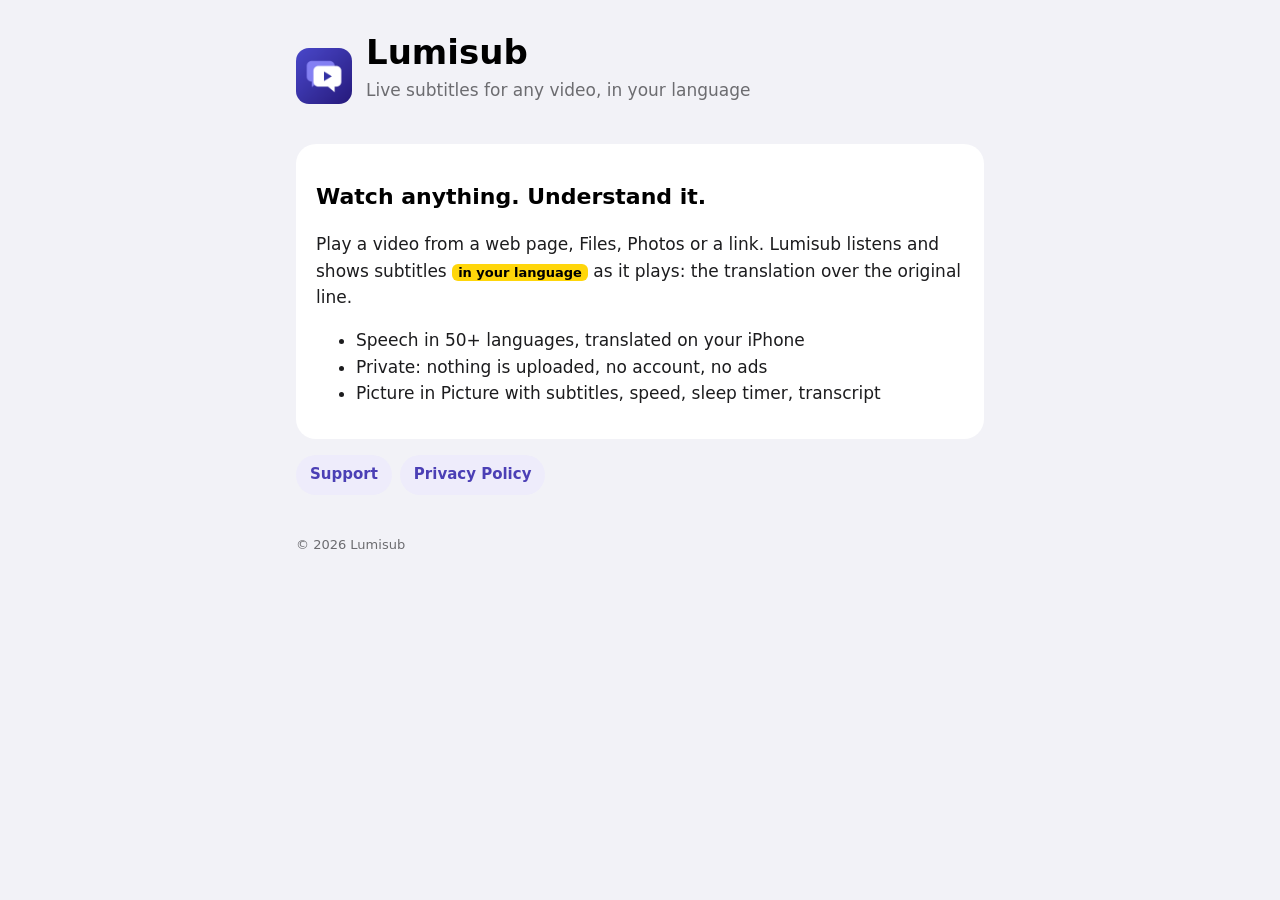
<file: index.html>
<!doctype html>
<html lang="en">
<head>
<meta charset="utf-8">
<meta name="viewport" content="width=device-width, initial-scale=1">
<title>Lumisub: Live Subtitles for Any Video</title>
<meta name="description" content="Lumisub plays videos from the web, Files and Photos with live, translated subtitles made on your iPhone. Private and offline.">
<link rel="icon" href="icon.png">
<link rel="stylesheet" href="style.css">
</head>
<body>
<main>
  <header>
    <img src="icon.png" alt="">
    <div>
      <h1>Lumisub</h1>
      <p class="lede">Live subtitles for any video, in your language</p>
    </div>
  </header>

  <section class="card">
    <h2>Watch anything. Understand it.</h2>
    <p>Play a video from a web page, Files, Photos or a link. Lumisub listens and shows subtitles <span class="badge">in your language</span> as it plays: the translation over the original line.</p>
    <ul>
      <li>Speech in 50+ languages, translated on your iPhone</li>
      <li>Private: nothing is uploaded, no account, no ads</li>
      <li>Picture in Picture with subtitles, speed, sleep timer, transcript</li>
    </ul>
  </section>

  <nav>
    <a href="support.html">Support</a>
    <a href="privacy.html">Privacy Policy</a>
  </nav>

  <footer>© 2026 Lumisub</footer>
</main>
</body>
</html>
</file>
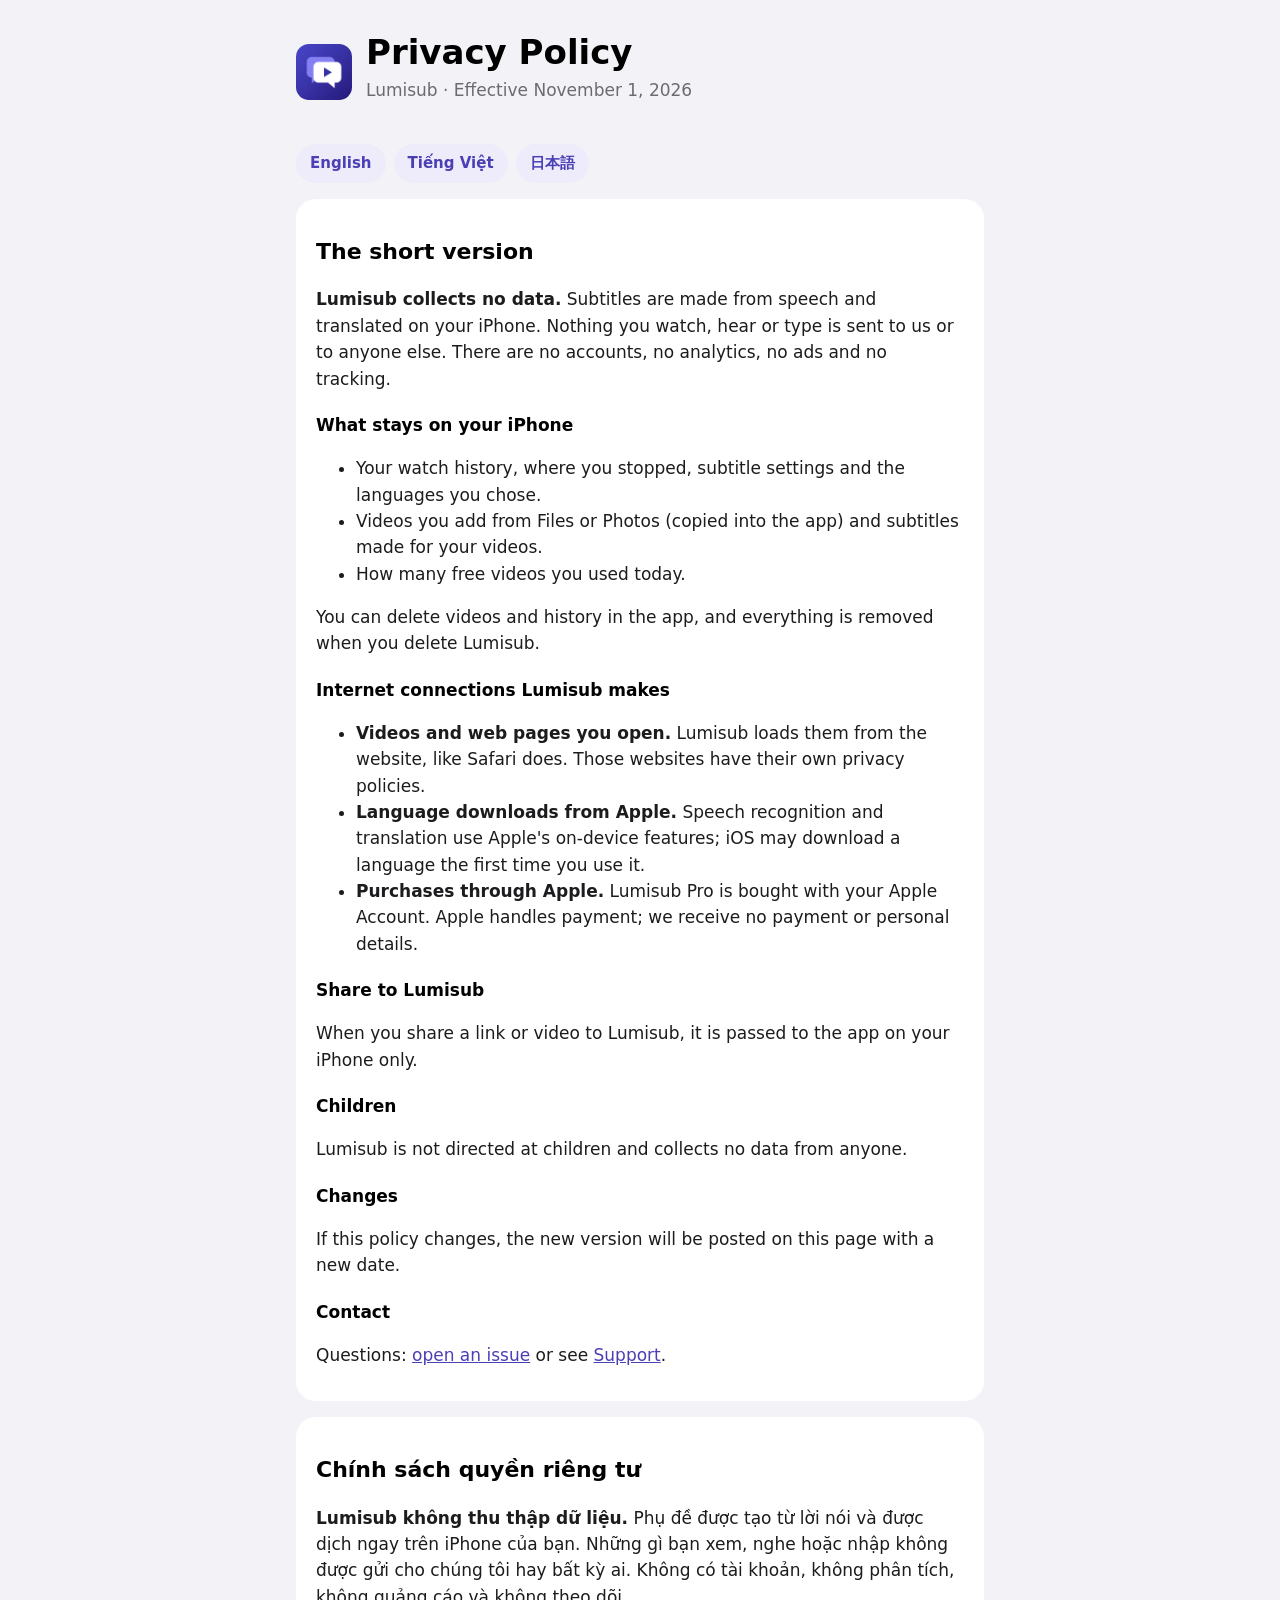
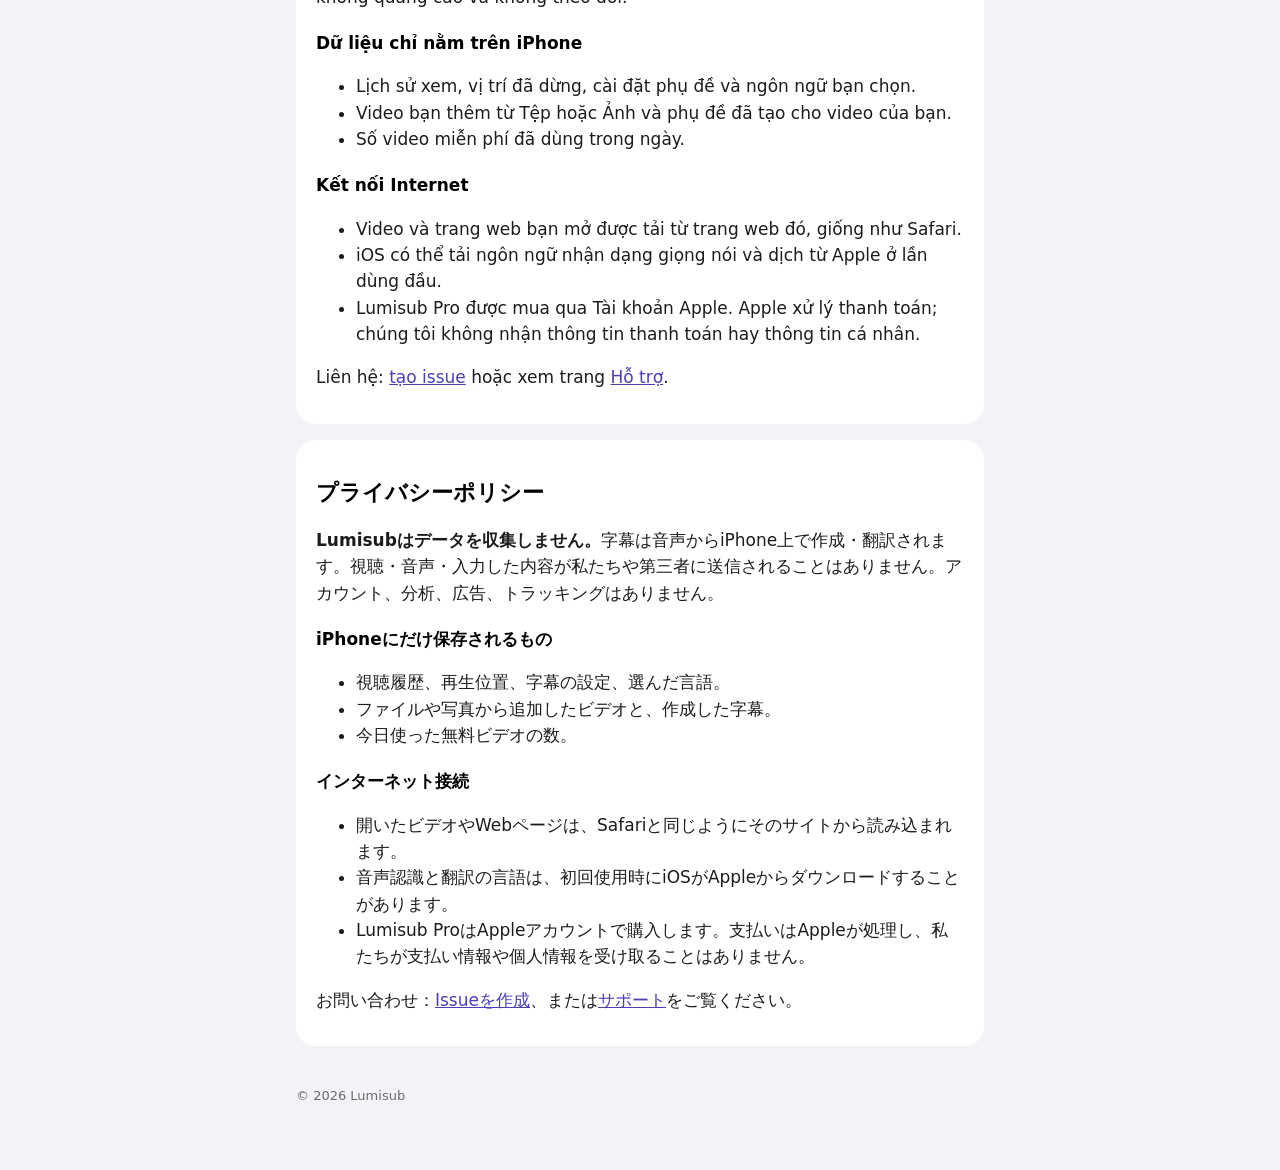
<file: privacy.html>
<!doctype html>
<html lang="en">
<head>
<meta charset="utf-8">
<meta name="viewport" content="width=device-width, initial-scale=1">
<title>Lumisub Privacy Policy</title>
<meta name="description" content="Lumisub collects no data. Subtitles are made and translated on your iPhone.">
<link rel="icon" href="icon.png">
<link rel="stylesheet" href="style.css">
</head>
<body>
<main>
  <header>
    <a href="./"><img src="icon.png" alt="Lumisub"></a>
    <div>
      <h1>Privacy Policy</h1>
      <p class="lede">Lumisub · Effective November 1, 2026</p>
    </div>
  </header>
  <nav><a href="#en">English</a><a href="#vi">Tiếng Việt</a><a href="#ja">日本語</a></nav>

  <section class="card" id="en">
    <h2>The short version</h2>
    <p><strong>Lumisub collects no data.</strong> Subtitles are made from speech and translated on your iPhone. Nothing you watch, hear or type is sent to us or to anyone else. There are no accounts, no analytics, no ads and no tracking.</p>

    <h3>What stays on your iPhone</h3>
    <ul>
      <li>Your watch history, where you stopped, subtitle settings and the languages you chose.</li>
      <li>Videos you add from Files or Photos (copied into the app) and subtitles made for your videos.</li>
      <li>How many free videos you used today.</li>
    </ul>
    <p>You can delete videos and history in the app, and everything is removed when you delete Lumisub.</p>

    <h3>Internet connections Lumisub makes</h3>
    <ul>
      <li><strong>Videos and web pages you open.</strong> Lumisub loads them from the website, like Safari does. Those websites have their own privacy policies.</li>
      <li><strong>Language downloads from Apple.</strong> Speech recognition and translation use Apple's on-device features; iOS may download a language the first time you use it.</li>
      <li><strong>Purchases through Apple.</strong> Lumisub Pro is bought with your Apple Account. Apple handles payment; we receive no payment or personal details.</li>
    </ul>

    <h3>Share to Lumisub</h3>
    <p>When you share a link or video to Lumisub, it is passed to the app on your iPhone only.</p>

    <h3>Children</h3>
    <p>Lumisub is not directed at children and collects no data from anyone.</p>

    <h3>Changes</h3>
    <p>If this policy changes, the new version will be posted on this page with a new date.</p>

    <h3>Contact</h3>
    <p>Questions: <a href="https://github.com/khangphan106/lumisub-site/issues">open an issue</a> or see <a href="support.html">Support</a>.</p>
  </section>

  <section class="card" id="vi" lang="vi">
    <h2>Chính sách quyền riêng tư</h2>
    <p><strong>Lumisub không thu thập dữ liệu.</strong> Phụ đề được tạo từ lời nói và được dịch ngay trên iPhone của bạn. Những gì bạn xem, nghe hoặc nhập không được gửi cho chúng tôi hay bất kỳ ai. Không có tài khoản, không phân tích, không quảng cáo và không theo dõi.</p>
    <h3>Dữ liệu chỉ nằm trên iPhone</h3>
    <ul>
      <li>Lịch sử xem, vị trí đã dừng, cài đặt phụ đề và ngôn ngữ bạn chọn.</li>
      <li>Video bạn thêm từ Tệp hoặc Ảnh và phụ đề đã tạo cho video của bạn.</li>
      <li>Số video miễn phí đã dùng trong ngày.</li>
    </ul>
    <h3>Kết nối Internet</h3>
    <ul>
      <li>Video và trang web bạn mở được tải từ trang web đó, giống như Safari.</li>
      <li>iOS có thể tải ngôn ngữ nhận dạng giọng nói và dịch từ Apple ở lần dùng đầu.</li>
      <li>Lumisub Pro được mua qua Tài khoản Apple. Apple xử lý thanh toán; chúng tôi không nhận thông tin thanh toán hay thông tin cá nhân.</li>
    </ul>
    <p>Liên hệ: <a href="https://github.com/khangphan106/lumisub-site/issues">tạo issue</a> hoặc xem trang <a href="support.html">Hỗ trợ</a>.</p>
  </section>

  <section class="card" id="ja" lang="ja">
    <h2>プライバシーポリシー</h2>
    <p><strong>Lumisubはデータを収集しません。</strong>字幕は音声からiPhone上で作成・翻訳されます。視聴・音声・入力した内容が私たちや第三者に送信されることはありません。アカウント、分析、広告、トラッキングはありません。</p>
    <h3>iPhoneにだけ保存されるもの</h3>
    <ul>
      <li>視聴履歴、再生位置、字幕の設定、選んだ言語。</li>
      <li>ファイルや写真から追加したビデオと、作成した字幕。</li>
      <li>今日使った無料ビデオの数。</li>
    </ul>
    <h3>インターネット接続</h3>
    <ul>
      <li>開いたビデオやWebページは、Safariと同じようにそのサイトから読み込まれます。</li>
      <li>音声認識と翻訳の言語は、初回使用時にiOSがAppleからダウンロードすることがあります。</li>
      <li>Lumisub ProはAppleアカウントで購入します。支払いはAppleが処理し、私たちが支払い情報や個人情報を受け取ることはありません。</li>
    </ul>
    <p>お問い合わせ：<a href="https://github.com/khangphan106/lumisub-site/issues">Issueを作成</a>、または<a href="support.html">サポート</a>をご覧ください。</p>
  </section>

  <footer>© 2026 Lumisub</footer>
</main>
</body>
</html>
</file>
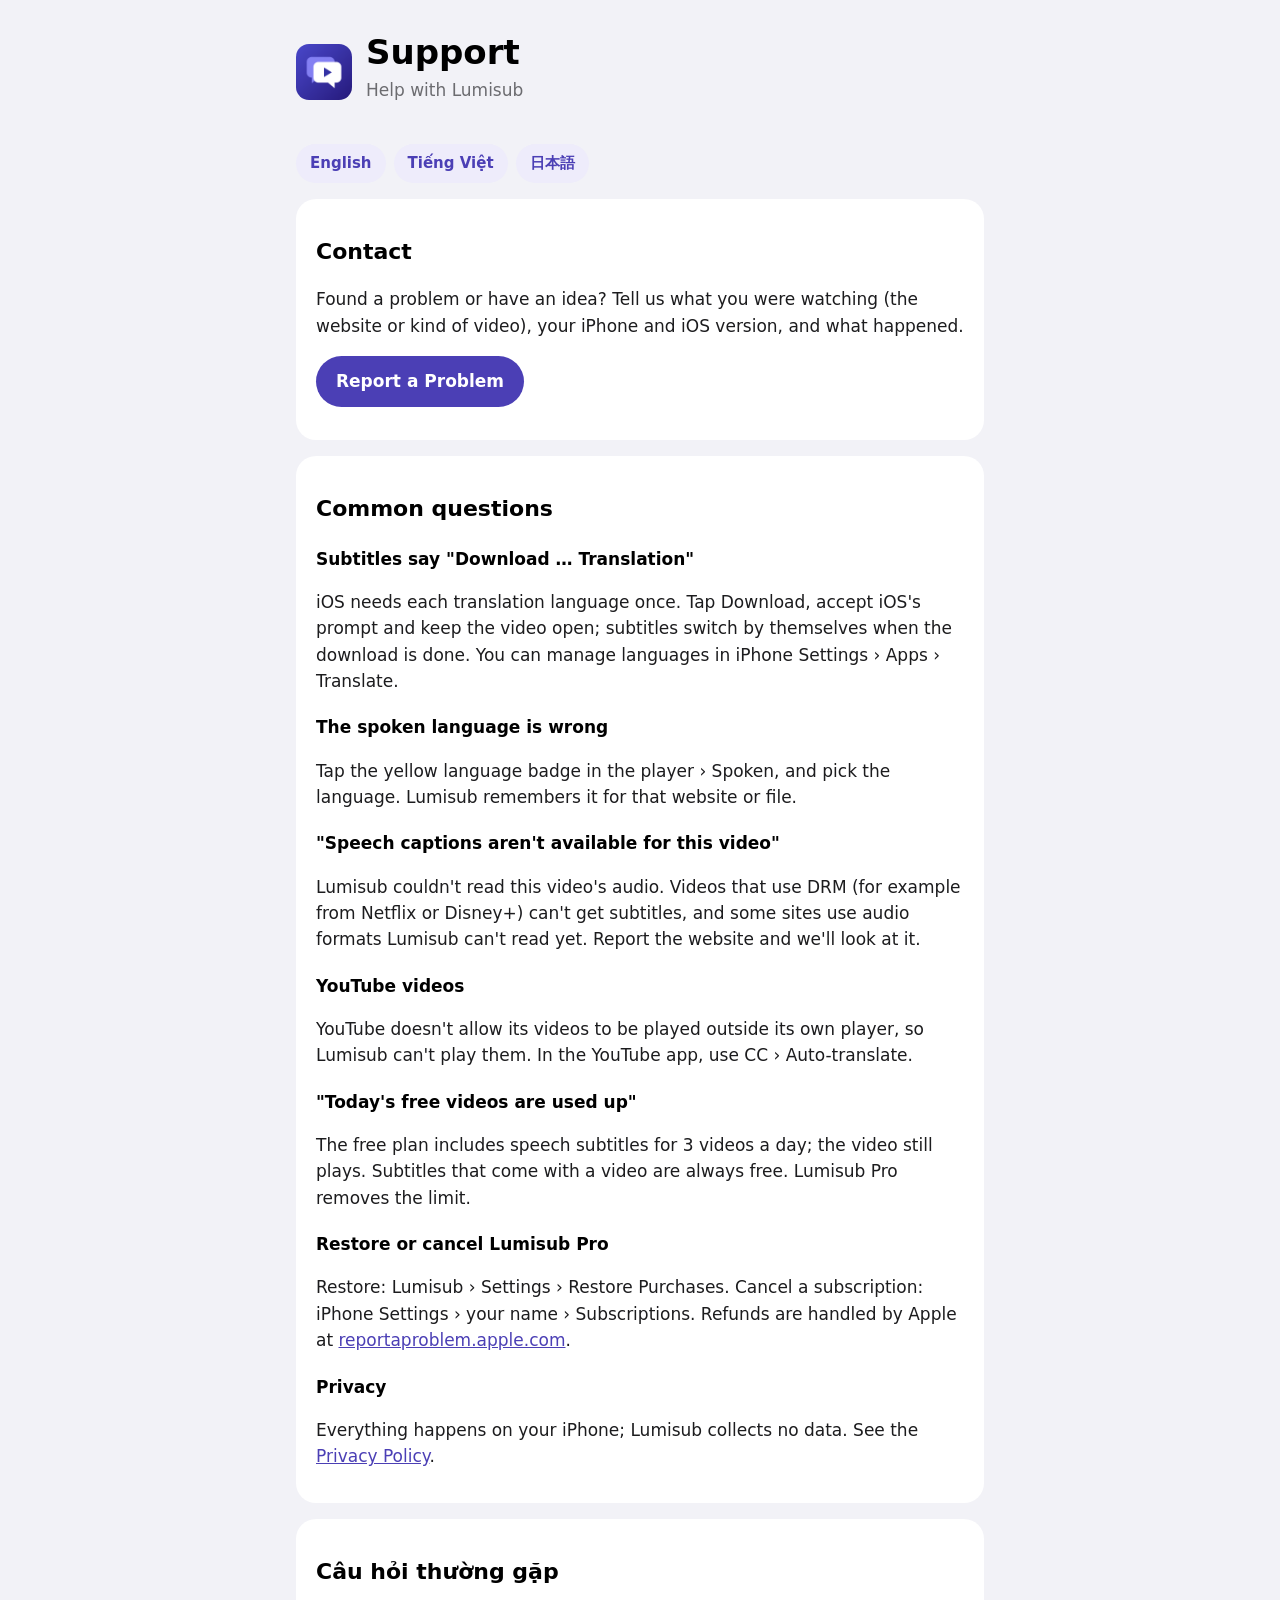
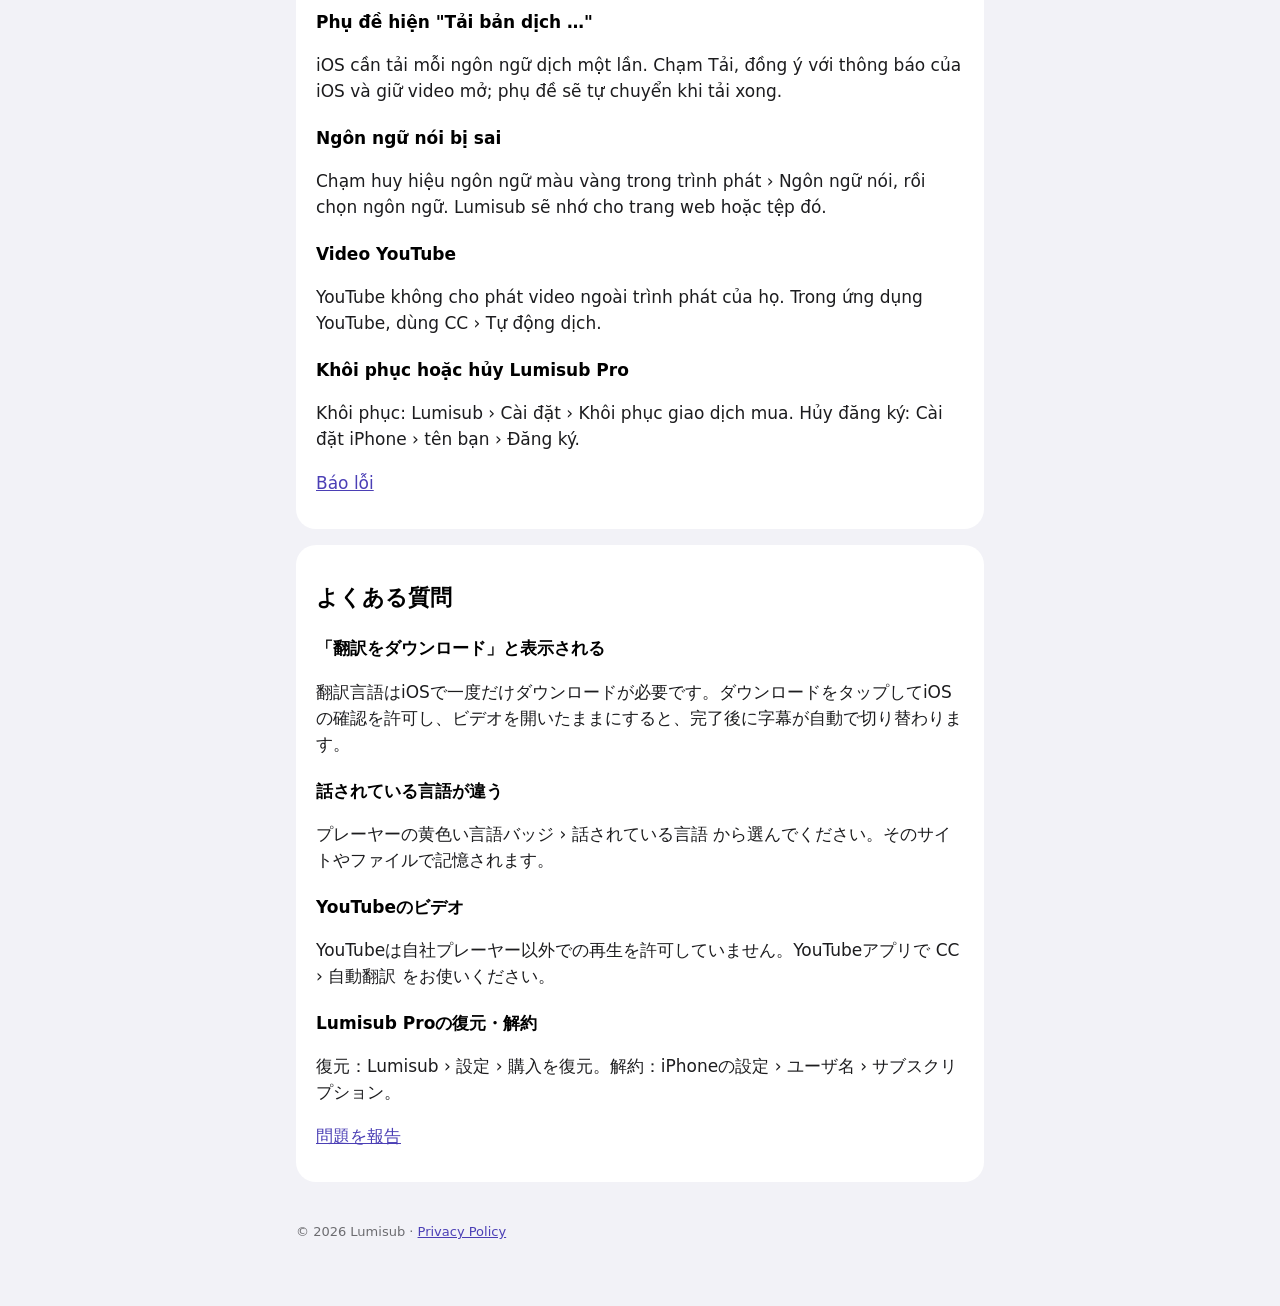
<file: support.html>
<!doctype html>
<html lang="en">
<head>
<meta charset="utf-8">
<meta name="viewport" content="width=device-width, initial-scale=1">
<title>Lumisub Support</title>
<meta name="description" content="Help with Lumisub: live, translated subtitles for any video, made on your iPhone.">
<link rel="icon" href="icon.png">
<link rel="stylesheet" href="style.css">
</head>
<body>
<main>
  <header>
    <a href="./"><img src="icon.png" alt="Lumisub"></a>
    <div>
      <h1>Support</h1>
      <p class="lede">Help with Lumisub</p>
    </div>
  </header>
  <nav><a href="#en">English</a><a href="#vi">Tiếng Việt</a><a href="#ja">日本語</a></nav>

  <section class="card">
    <h2>Contact</h2>
    <p>Found a problem or have an idea? Tell us what you were watching (the website or kind of video), your iPhone and iOS version, and what happened.</p>
    <p><a class="button" href="https://github.com/khangphan106/lumisub-site/issues/new">Report a Problem</a></p>
  </section>

  <section class="card" id="en">
    <h2>Common questions</h2>
    <h3>Subtitles say "Download … Translation"</h3>
    <p>iOS needs each translation language once. Tap Download, accept iOS's prompt and keep the video open; subtitles switch by themselves when the download is done. You can manage languages in iPhone Settings › Apps › Translate.</p>
    <h3>The spoken language is wrong</h3>
    <p>Tap the yellow language badge in the player › Spoken, and pick the language. Lumisub remembers it for that website or file.</p>
    <h3>"Speech captions aren't available for this video"</h3>
    <p>Lumisub couldn't read this video's audio. Videos that use DRM (for example from Netflix or Disney+) can't get subtitles, and some sites use audio formats Lumisub can't read yet. Report the website and we'll look at it.</p>
    <h3>YouTube videos</h3>
    <p>YouTube doesn't allow its videos to be played outside its own player, so Lumisub can't play them. In the YouTube app, use CC › Auto-translate.</p>
    <h3>"Today's free videos are used up"</h3>
    <p>The free plan includes speech subtitles for 3 videos a day; the video still plays. Subtitles that come with a video are always free. Lumisub Pro removes the limit.</p>
    <h3>Restore or cancel Lumisub Pro</h3>
    <p>Restore: Lumisub › Settings › Restore Purchases. Cancel a subscription: iPhone Settings › your name › Subscriptions. Refunds are handled by Apple at <a href="https://reportaproblem.apple.com">reportaproblem.apple.com</a>.</p>
    <h3>Privacy</h3>
    <p>Everything happens on your iPhone; Lumisub collects no data. See the <a href="privacy.html">Privacy Policy</a>.</p>
  </section>

  <section class="card" id="vi" lang="vi">
    <h2>Câu hỏi thường gặp</h2>
    <h3>Phụ đề hiện "Tải bản dịch …"</h3>
    <p>iOS cần tải mỗi ngôn ngữ dịch một lần. Chạm Tải, đồng ý với thông báo của iOS và giữ video mở; phụ đề sẽ tự chuyển khi tải xong.</p>
    <h3>Ngôn ngữ nói bị sai</h3>
    <p>Chạm huy hiệu ngôn ngữ màu vàng trong trình phát › Ngôn ngữ nói, rồi chọn ngôn ngữ. Lumisub sẽ nhớ cho trang web hoặc tệp đó.</p>
    <h3>Video YouTube</h3>
    <p>YouTube không cho phát video ngoài trình phát của họ. Trong ứng dụng YouTube, dùng CC › Tự động dịch.</p>
    <h3>Khôi phục hoặc hủy Lumisub Pro</h3>
    <p>Khôi phục: Lumisub › Cài đặt › Khôi phục giao dịch mua. Hủy đăng ký: Cài đặt iPhone › tên bạn › Đăng ký.</p>
    <p><a href="https://github.com/khangphan106/lumisub-site/issues/new">Báo lỗi</a></p>
  </section>

  <section class="card" id="ja" lang="ja">
    <h2>よくある質問</h2>
    <h3>「翻訳をダウンロード」と表示される</h3>
    <p>翻訳言語はiOSで一度だけダウンロードが必要です。ダウンロードをタップしてiOSの確認を許可し、ビデオを開いたままにすると、完了後に字幕が自動で切り替わります。</p>
    <h3>話されている言語が違う</h3>
    <p>プレーヤーの黄色い言語バッジ › 話されている言語 から選んでください。そのサイトやファイルで記憶されます。</p>
    <h3>YouTubeのビデオ</h3>
    <p>YouTubeは自社プレーヤー以外での再生を許可していません。YouTubeアプリで CC › 自動翻訳 をお使いください。</p>
    <h3>Lumisub Proの復元・解約</h3>
    <p>復元：Lumisub › 設定 › 購入を復元。解約：iPhoneの設定 › ユーザ名 › サブスクリプション。</p>
    <p><a href="https://github.com/khangphan106/lumisub-site/issues/new">問題を報告</a></p>
  </section>

  <footer>© 2026 Lumisub · <a href="privacy.html">Privacy Policy</a></footer>
</main>
</body>
</html>
</file>
<file: style.css>
:root {
  --ground: #f2f2f7;
  --surface: #ffffff;
  --ink: #000000;
  --secondary: #6c6c70;
  --indigo: #4b3fb5;
  --yellow: #ffd60a;
  color-scheme: light;
}

* { box-sizing: border-box; }

body {
  margin: 0;
  background: var(--ground);
  color: var(--ink);
  font: 17px/1.55 -apple-system, BlinkMacSystemFont, "SF Pro Text", system-ui, sans-serif;
}

main { max-width: 720px; margin: 0 auto; padding: 32px 16px 64px; }

header { display: flex; align-items: center; gap: 14px; margin-bottom: 24px; }
header img { width: 56px; height: 56px; border-radius: 13px; }
header a { color: inherit; text-decoration: none; }
h1 { font-size: 34px; line-height: 1.2; margin: 0; }
h2 { font-size: 22px; margin: 32px 0 8px; }
h3 { font-size: 17px; margin: 20px 0 4px; }
p, li { color: #1c1c1e; }
.lede { color: var(--secondary); margin-top: 4px; }

section.card {
  background: var(--surface);
  border-radius: 20px;
  padding: 4px 20px 16px;
  margin: 16px 0;
}

a { color: var(--indigo); }
nav { display: flex; flex-wrap: wrap; gap: 8px; margin: 8px 0 0; }
nav a {
  display: inline-block;
  padding: 8px 14px;
  border-radius: 999px;
  background: #eeecfb;
  text-decoration: none;
  font-weight: 600;
  font-size: 15px;
}
.badge { background: var(--yellow); color: #000; font-weight: 700; padding: 1px 6px; border-radius: 6px; font-size: 13px; }
.button {
  display: inline-block;
  background: var(--indigo);
  color: #fff;
  padding: 12px 20px;
  border-radius: 999px;
  text-decoration: none;
  font-weight: 600;
}
footer { color: var(--secondary); font-size: 13px; margin-top: 40px; }
</file>
